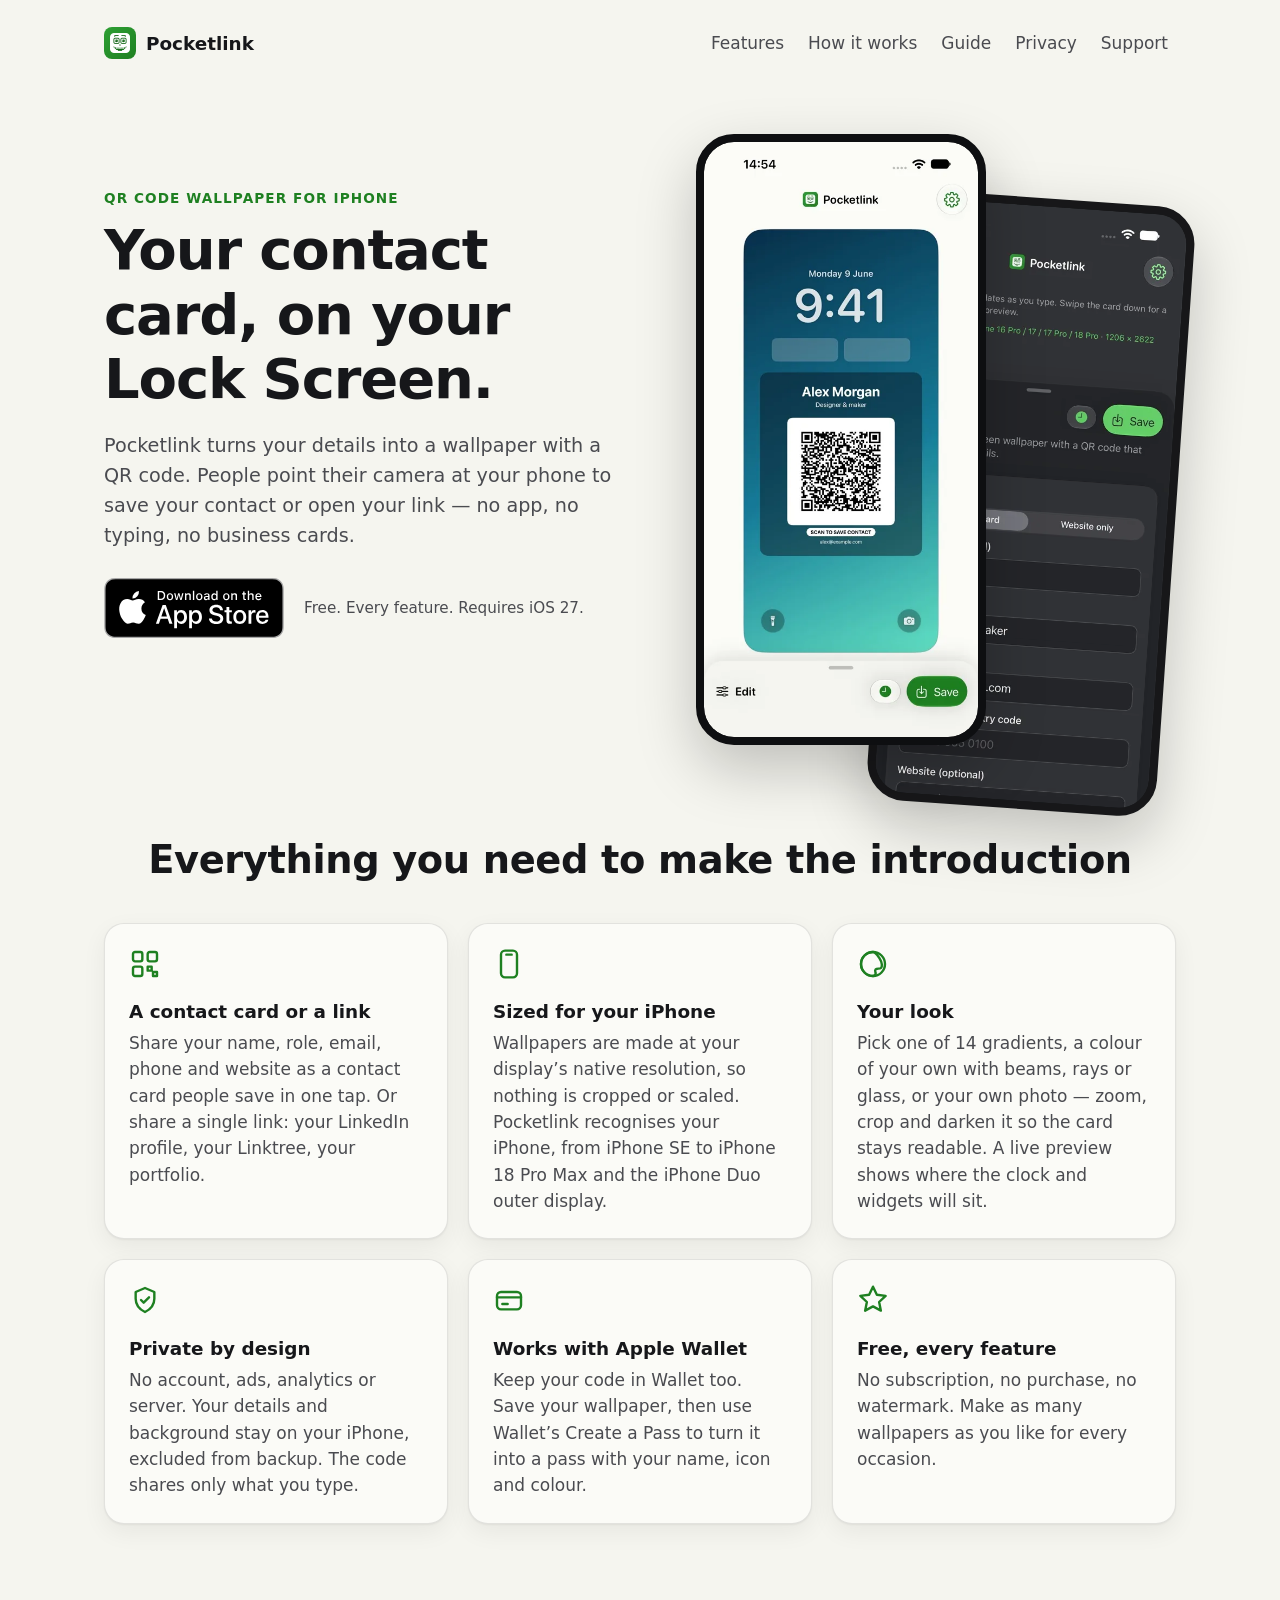
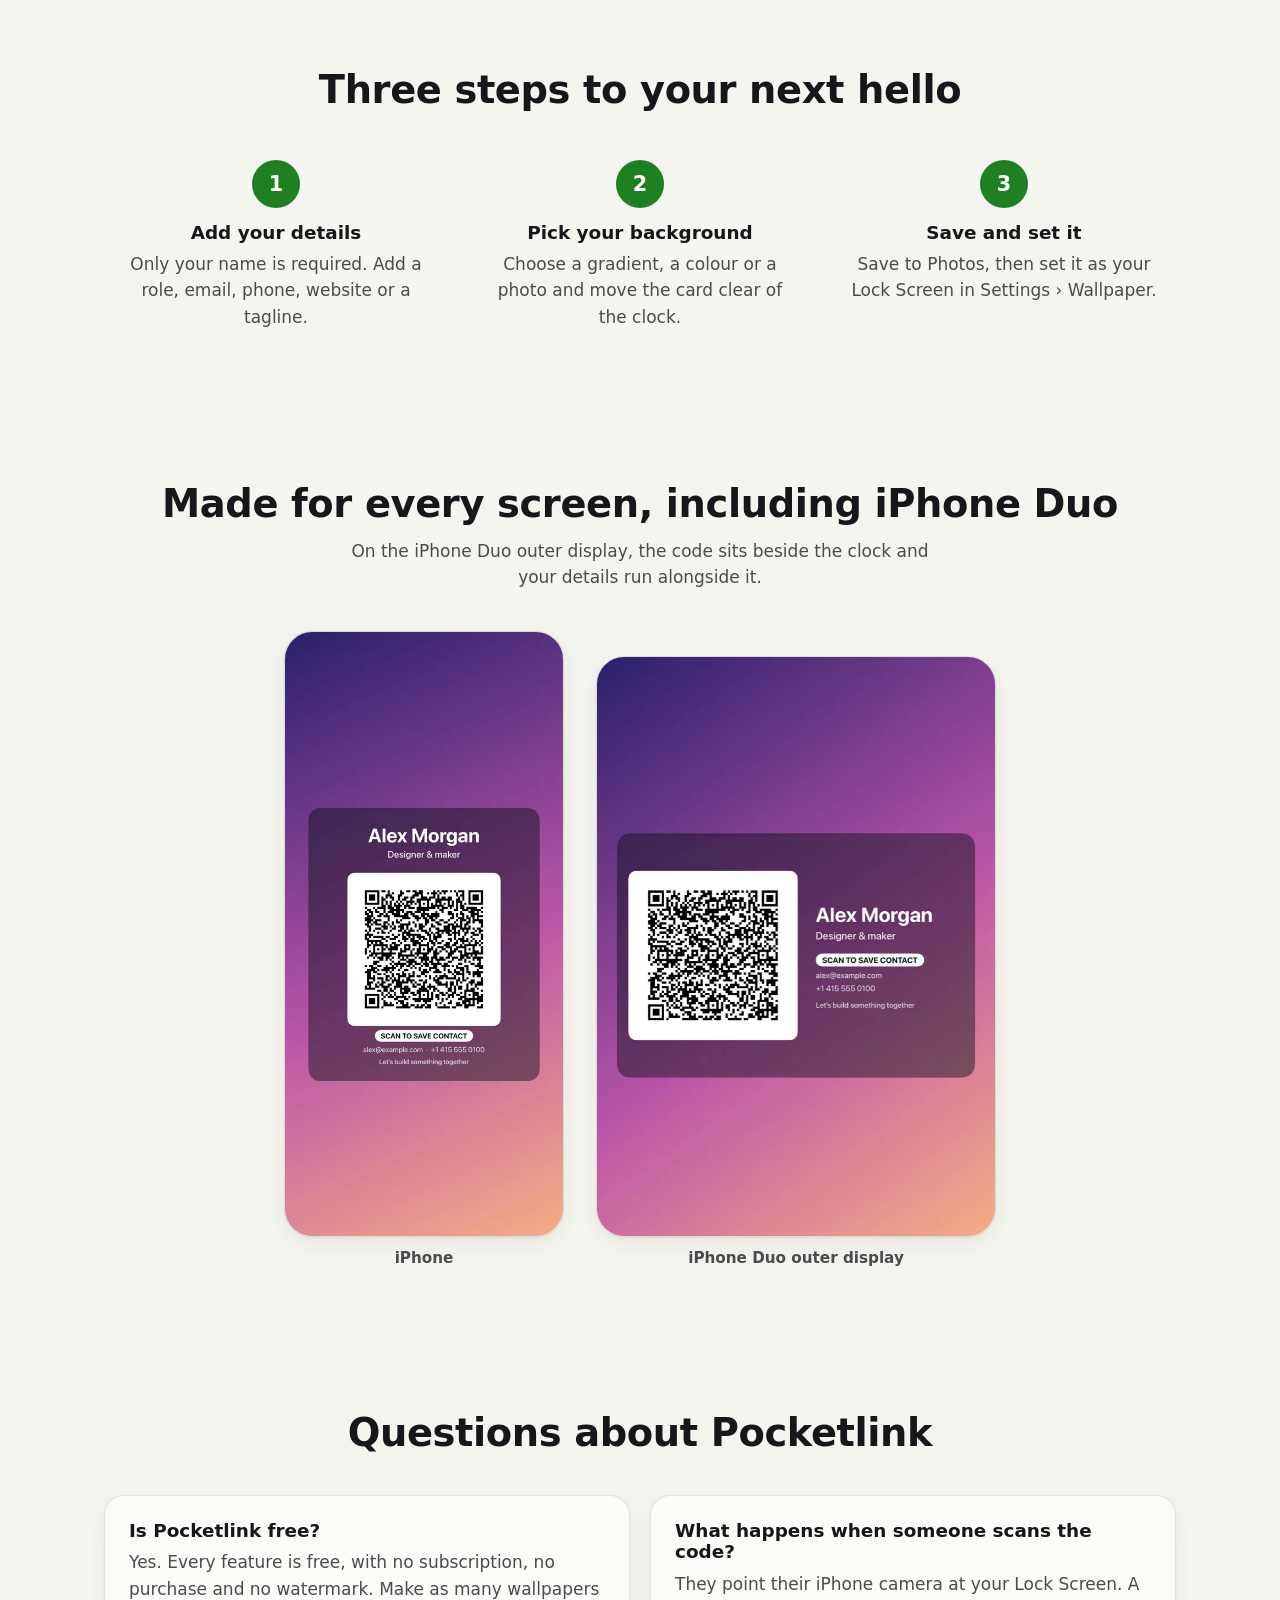
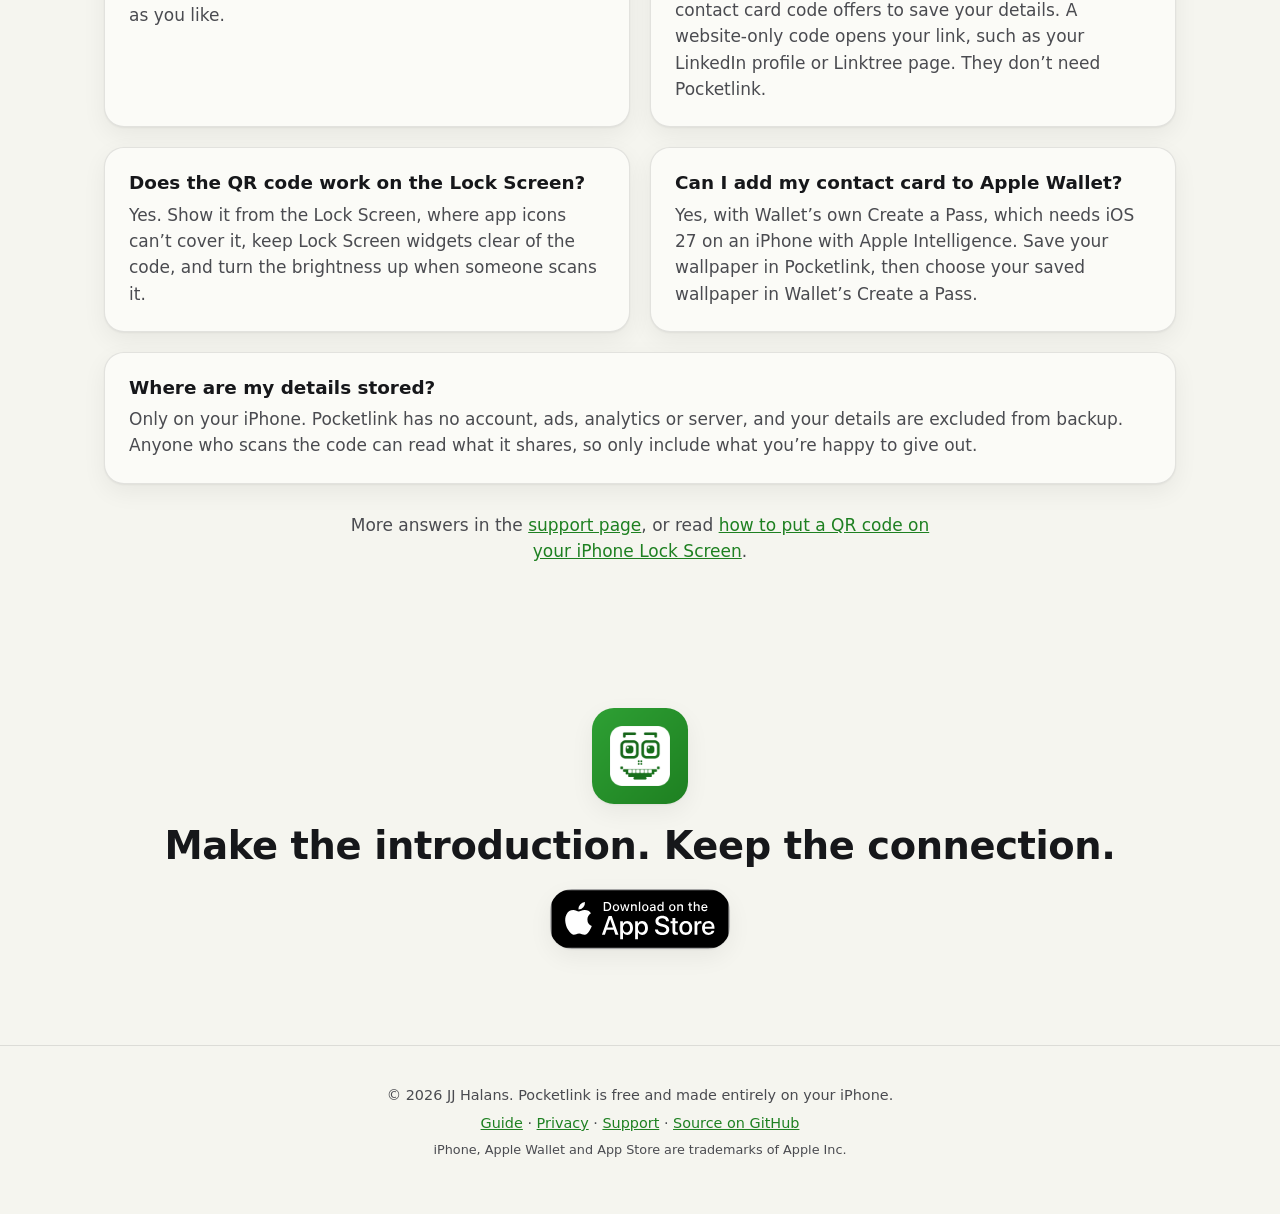
<file: index.html>
<!doctype html>
<html lang="en">
<head>
  <meta charset="utf-8">
  <meta name="viewport" content="width=device-width, initial-scale=1">
  <title>Pocketlink: QR Code Lock Screen Wallpaper for iPhone</title>
  <meta name="description" content="Pocketlink turns your contact details or a link into an iPhone wallpaper with a QR code. Free, no account, made entirely on your iPhone.">
  <link rel="canonical" href="https://halans.github.io/Pocketlink/">
  <meta name="color-scheme" content="light dark">
  <meta name="theme-color" content="#F5F5EF" media="(prefers-color-scheme: light)">
  <meta name="theme-color" content="#1C1D20" media="(prefers-color-scheme: dark)">
  <meta property="og:type" content="website">
  <meta property="og:site_name" content="Pocketlink">
  <meta property="og:title" content="Pocketlink: your contact card on your Lock Screen">
  <meta property="og:description" content="Turn your contact details into an iPhone wallpaper with a QR code. One scan saves your details. Free, no account.">
  <meta property="og:url" content="https://halans.github.io/Pocketlink/">
  <meta property="og:image" content="https://halans.github.io/Pocketlink/assets/og-image.png">
  <meta property="og:image:width" content="1200">
  <meta property="og:image:height" content="630">
  <meta property="og:image:alt" content="Pocketlink: your contact card on your Lock Screen. A wallpaper with a QR code, shown in the app on iPhone.">
  <meta name="twitter:card" content="summary_large_image">
  <link rel="icon" href="favicon.ico" sizes="48x48">
  <link rel="icon" href="assets/favicon-96.png" type="image/png" sizes="96x96">
  <link rel="apple-touch-icon" href="assets/apple-touch-icon.png">
  <meta name="apple-itunes-app" content="app-id=6835361992">
  <link rel="stylesheet" href="styles.css">
  <script>document.documentElement.classList.add("js")</script>
  <script src="nav.js" defer></script>
  <script type="application/ld+json">
{
  "@context": "https://schema.org",
  "@type": "MobileApplication",
  "name": "Pocketlink",
  "description": "Pocketlink turns your contact details or a link into an iPhone Lock Screen wallpaper with a QR code. Free, no account, made entirely on your iPhone.",
  "url": "https://halans.github.io/Pocketlink/",
  "image": "https://halans.github.io/Pocketlink/assets/icon-512.png",
  "operatingSystem": "iOS 27",
  "applicationCategory": "UtilitiesApplication",
  "downloadUrl": "https://apps.apple.com/app/pocketlink/id6835361992",
  "installUrl": "https://apps.apple.com/app/pocketlink/id6835361992",
  "screenshot": [
    "https://halans.github.io/Pocketlink/assets/app-preview-light.jpg",
    "https://halans.github.io/Pocketlink/assets/app-editor-dark.jpg",
    "https://halans.github.io/Pocketlink/assets/wallpaper-iphone.jpg"
  ],
  "offers": {
    "@type": "Offer",
    "price": "0",
    "priceCurrency": "USD"
  },
  "author": {
    "@type": "Person",
    "name": "JJ Halans"
  },
  "inLanguage": "en"
}
  </script>
  <script type="application/ld+json">
{
  "@context": "https://schema.org",
  "@type": "FAQPage",
  "mainEntity": [
    {
      "@type": "Question",
      "name": "Is Pocketlink free?",
      "acceptedAnswer": {
        "@type": "Answer",
        "text": "Yes. Every feature is free, with no subscription, no purchase and no watermark. Make as many wallpapers as you like."
      }
    },
    {
      "@type": "Question",
      "name": "What happens when someone scans the code?",
      "acceptedAnswer": {
        "@type": "Answer",
        "text": "They point their iPhone camera at your Lock Screen. A contact card code offers to save your details. A website-only code opens your link, such as your LinkedIn profile or Linktree page. They don’t need Pocketlink."
      }
    },
    {
      "@type": "Question",
      "name": "Does the QR code work on the Lock Screen?",
      "acceptedAnswer": {
        "@type": "Answer",
        "text": "Yes. Show it from the Lock Screen, where app icons can’t cover it, keep Lock Screen widgets clear of the code, and turn the brightness up when someone scans it."
      }
    },
    {
      "@type": "Question",
      "name": "Can I add my contact card to Apple Wallet?",
      "acceptedAnswer": {
        "@type": "Answer",
        "text": "Yes, with Wallet’s own Create a Pass, which needs iOS 27 on an iPhone with Apple Intelligence. Save your wallpaper in Pocketlink, then choose your saved wallpaper in Wallet’s Create a Pass."
      }
    },
    {
      "@type": "Question",
      "name": "Where are my details stored?",
      "acceptedAnswer": {
        "@type": "Answer",
        "text": "Only on your iPhone. Pocketlink has no account, ads, analytics or server, and your details are excluded from backup. Anyone who scans the code can read what it shares, so only include what you’re happy to give out."
      }
    }
  ]
}
  </script>
</head>
<body>
  <a class="skip-link" href="#main">Skip to content</a>

  <header class="site-header">
    <a class="brand" href="./" aria-label="Pocketlink home">
      <img src="assets/icon-512.png" alt="" width="32" height="32">
      <span>Pocketlink</span>
    </a>
    <button class="nav-toggle" type="button" aria-expanded="false" aria-controls="site-nav" aria-label="Open menu">
      <span aria-hidden="true"></span><span aria-hidden="true"></span><span aria-hidden="true"></span>
    </button>
    <nav id="site-nav" aria-label="Page">
      <a href="#features">Features</a>
      <a href="#how">How it works</a>
      <a href="guide.html">Guide</a>
      <a href="privacy.html">Privacy</a>
      <a href="support.html">Support</a>
    </nav>
  </header>

  <main id="main">
    <section class="hero" aria-labelledby="hero-title">
      <div class="hero-copy">
        <p class="eyebrow">QR code wallpaper for iPhone</p>
        <h1 id="hero-title">Your contact card, on your Lock Screen.</h1>
        <p class="lede">Pocketlink turns your details into a wallpaper with a QR code. People point their camera at your phone to save your contact or open your link — no app, no typing, no business cards.</p>
        <div class="cta">
          <a class="app-store-badge" href="https://apps.apple.com/app/pocketlink/id6835361992">
            <picture>
              <source srcset="assets/app-store-badge-white.svg" media="(prefers-color-scheme: dark)">
              <img src="assets/app-store-badge-black.svg" alt="Download on the App Store" width="180" height="60">
            </picture>
          </a>
          <p class="cta-note">Free. Every feature. Requires iOS 27.</p>
        </div>
      </div>
      <div class="hero-art">
        <figure class="phone phone--front">
          <picture>
            <source srcset="assets/app-preview-light.webp" type="image/webp">
            <img src="assets/app-preview-light.jpg" width="506" height="1100" fetchpriority="high"
               alt="Pocketlink showing a full preview of a purple wallpaper with Alex Morgan's name, role and a QR code, under the Lock Screen clock.">
          </picture>
        </figure>
        <figure class="phone phone--back">
          <picture>
            <source srcset="assets/app-editor-dark.webp" type="image/webp">
            <img src="assets/app-editor-dark.jpg" width="506" height="1100"
               alt="Pocketlink in dark mode: a thumbnail of the wallpaper above the Edit card, with fields for name, role and email." loading="lazy">
          </picture>
        </figure>
      </div>
    </section>

    <section id="features" class="section" aria-labelledby="features-title">
      <h2 id="features-title">Everything you need to make the introduction</h2>
      <ul class="features">
        <li class="card">
          <svg aria-hidden="true" viewBox="0 0 24 24"><rect x="3" y="3" width="7" height="7" rx="1.5"/><rect x="14" y="3" width="7" height="7" rx="1.5"/><rect x="3" y="14" width="7" height="7" rx="1.5"/><path d="M14 14h3v3h-3zM18 18h3v3h-3z"/></svg>
          <h3>A contact card or a link</h3>
          <p>Share your name, role, email, phone and website as a contact card people save in one tap. Or share a single link: your LinkedIn profile, your Linktree, your portfolio.</p>
        </li>
        <li class="card">
          <svg aria-hidden="true" viewBox="0 0 24 24"><rect x="6" y="2" width="12" height="20" rx="3"/><path d="M10 5h4"/></svg>
          <h3>Sized for your iPhone</h3>
          <p>Wallpapers are made at your display’s native resolution, so nothing is cropped or scaled. Pocketlink recognises your iPhone, from iPhone SE to iPhone 18 Pro Max and the iPhone Duo outer display.</p>
        </li>
        <li class="card">
          <svg aria-hidden="true" viewBox="0 0 24 24"><circle cx="12" cy="12" r="9"/><path d="M12 3a9 9 0 0 0 0 18c1.5 0 2-1 2-2s-1-2 0-3 3 0 4-1 1-4-1-7-3-5-5-5z"/></svg>
          <h3>Your look</h3>
          <p>Pick one of 14 gradients, a colour of your own with beams, rays or glass, or your own photo — zoom, crop and darken it so the card stays readable. A live preview shows where the clock and widgets will sit.</p>
        </li>
        <li class="card">
          <svg aria-hidden="true" viewBox="0 0 24 24"><path d="M12 3l7 3v5c0 5-3 8-7 10-4-2-7-5-7-10V6z"/><path d="M9 12l2 2 4-4"/></svg>
          <h3>Private by design</h3>
          <p>No account, ads, analytics or server. Your details and background stay on your iPhone, excluded from backup. The code shares only what you type.</p>
        </li>
        <li class="card">
          <svg aria-hidden="true" viewBox="0 0 24 24"><rect x="3" y="6" width="18" height="13" rx="3"/><path d="M3 10h18M7 15h4"/></svg>
          <h3>Works with Apple Wallet</h3>
          <p>Keep your code in Wallet too. Save your wallpaper, then use Wallet’s Create a Pass to turn it into a pass with your name, icon and colour.</p>
        </li>
        <li class="card">
          <svg aria-hidden="true" viewBox="0 0 24 24"><path d="M12 2l2.9 6.1 6.6.8-4.9 4.6 1.3 6.5L12 16.8 6.1 20l1.3-6.5L2.5 8.9l6.6-.8z"/></svg>
          <h3>Free, every feature</h3>
          <p>No subscription, no purchase, no watermark. Make as many wallpapers as you like for every occasion.</p>
        </li>
      </ul>
    </section>

    <section id="how" class="section how" aria-labelledby="how-title">
      <h2 id="how-title">Three steps to your next hello</h2>
      <ol class="steps">
        <li>
          <span class="step-number" aria-hidden="true">1</span>
          <h3>Add your details</h3>
          <p>Only your name is required. Add a role, email, phone, website or a tagline.</p>
        </li>
        <li>
          <span class="step-number" aria-hidden="true">2</span>
          <h3>Pick your background</h3>
          <p>Choose a gradient, a colour or a photo and move the card clear of the clock.</p>
        </li>
        <li>
          <span class="step-number" aria-hidden="true">3</span>
          <h3>Save and set it</h3>
          <p>Save to Photos, then set it as your Lock Screen in Settings › Wallpaper.</p>
        </li>
      </ol>
    </section>

    <section class="section showcase" aria-labelledby="showcase-title">
      <h2 id="showcase-title">Made for every screen, including iPhone Duo</h2>
      <p class="section-lede">On the iPhone Duo outer display, the code sits beside the clock and your details run alongside it.</p>
      <div class="showcase-art">
        <figure>
          <picture>
            <source srcset="assets/wallpaper-iphone.webp" type="image/webp">
            <img src="assets/wallpaper-iphone.jpg" width="506" height="1100" loading="lazy"
                 alt="A Pocketlink wallpaper for iPhone: a centred card with Alex Morgan, Designer &amp; maker, a QR code, a Scan to save contact badge and a tagline.">
          </picture>
          <figcaption>iPhone</figcaption>
        </figure>
        <figure>
          <picture>
            <source srcset="assets/wallpaper-duo.webp" type="image/webp">
            <img src="assets/wallpaper-duo.jpg" width="687" height="1000" loading="lazy"
                 alt="A Pocketlink wallpaper for the iPhone Duo outer display: the QR code on the left and the name, role and contact details on the right.">
          </picture>
          <figcaption>iPhone Duo outer display</figcaption>
        </figure>
      </div>
    </section>

    <section id="faq" class="section faq" aria-labelledby="faq-title">
      <h2 id="faq-title">Questions about Pocketlink</h2>
      <div class="faq-list">
        <div>
          <h3>Is Pocketlink free?</h3>
          <p>Yes. Every feature is free, with no subscription, no purchase and no watermark. Make as many wallpapers as you like.</p>
        </div>
        <div>
          <h3>What happens when someone scans the code?</h3>
          <p>They point their iPhone camera at your Lock Screen. A contact card code offers to save your details. A website-only code opens your link, such as your LinkedIn profile or Linktree page. They don’t need Pocketlink.</p>
        </div>
        <div>
          <h3>Does the QR code work on the Lock Screen?</h3>
          <p>Yes. Show it from the Lock Screen, where app icons can’t cover it, keep Lock Screen widgets clear of the code, and turn the brightness up when someone scans it.</p>
        </div>
        <div>
          <h3>Can I add my contact card to Apple Wallet?</h3>
          <p>Yes, with Wallet’s own Create a Pass, which needs iOS 27 on an iPhone with Apple Intelligence. Save your wallpaper in Pocketlink, then choose your saved wallpaper in Wallet’s Create a Pass.</p>
        </div>
        <div>
          <h3>Where are my details stored?</h3>
          <p>Only on your iPhone. Pocketlink has no account, ads, analytics or server, and your details are excluded from backup. Anyone who scans the code can read what it shares, so only include what you’re happy to give out.</p>
        </div>
      </div>
      <p class="section-lede">More answers in the <a href="support.html">support page</a>, or read <a href="guide.html">how to put a QR code on your iPhone Lock Screen</a>.</p>
    </section>

    <section class="section closing" aria-labelledby="closing-title">
      <img src="assets/icon-512.png" alt="" width="96" height="96" loading="lazy">
      <h2 id="closing-title">Make the introduction. Keep the connection.</h2>
      <a class="app-store-badge" href="https://apps.apple.com/app/pocketlink/id6835361992">
        <picture>
          <source srcset="assets/app-store-badge-white.svg" media="(prefers-color-scheme: dark)">
          <img src="assets/app-store-badge-black.svg" alt="Download on the App Store" width="180" height="60">
        </picture>
      </a>
    </section>
  </main>

  <footer class="site-footer">
    <p>© 2026 JJ Halans. Pocketlink is free and made entirely on your iPhone.</p>
    <p><a href="guide.html">Guide</a> · <a href="privacy.html">Privacy</a> · <a href="support.html">Support</a> · <a href="https://github.com/halans/Pocketlink">Source on GitHub</a></p>
    <p class="fine">iPhone, Apple Wallet and App Store are trademarks of Apple Inc.</p>
  </footer>
</body>
</html>
</file>
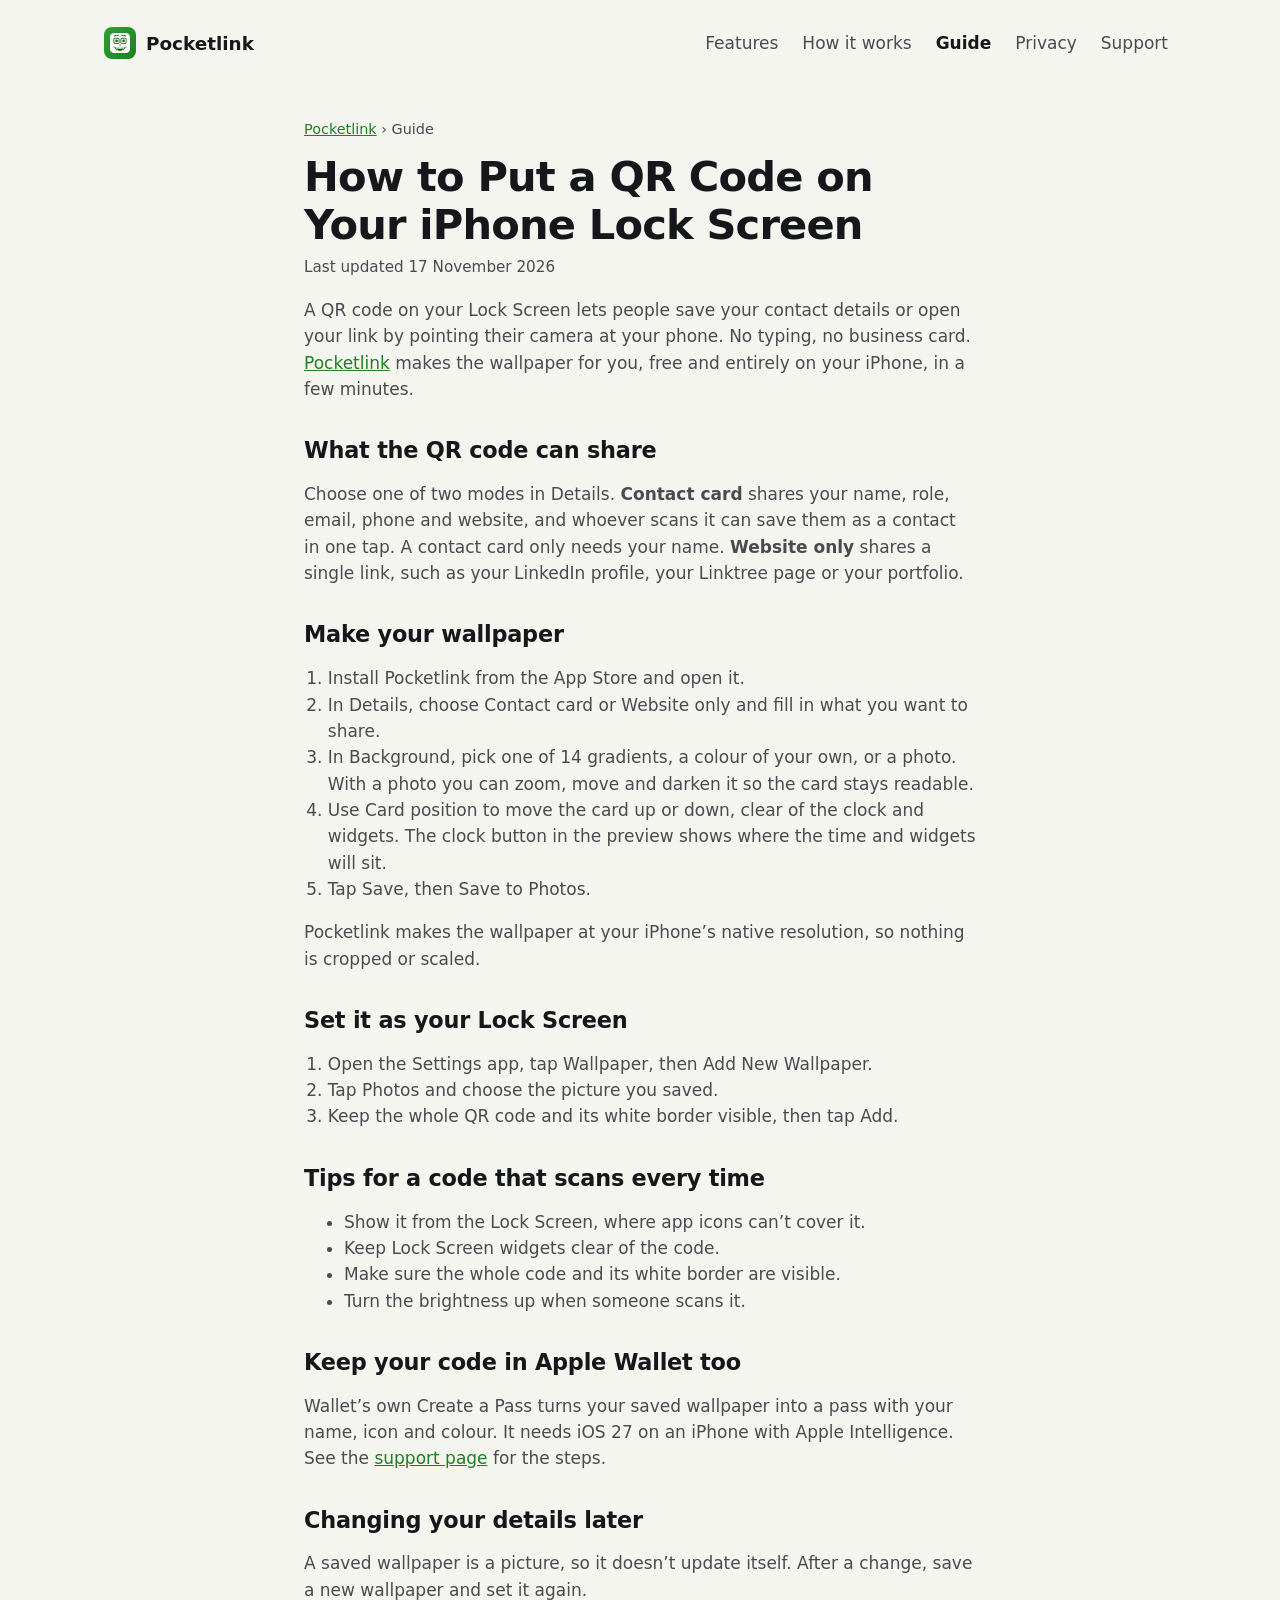
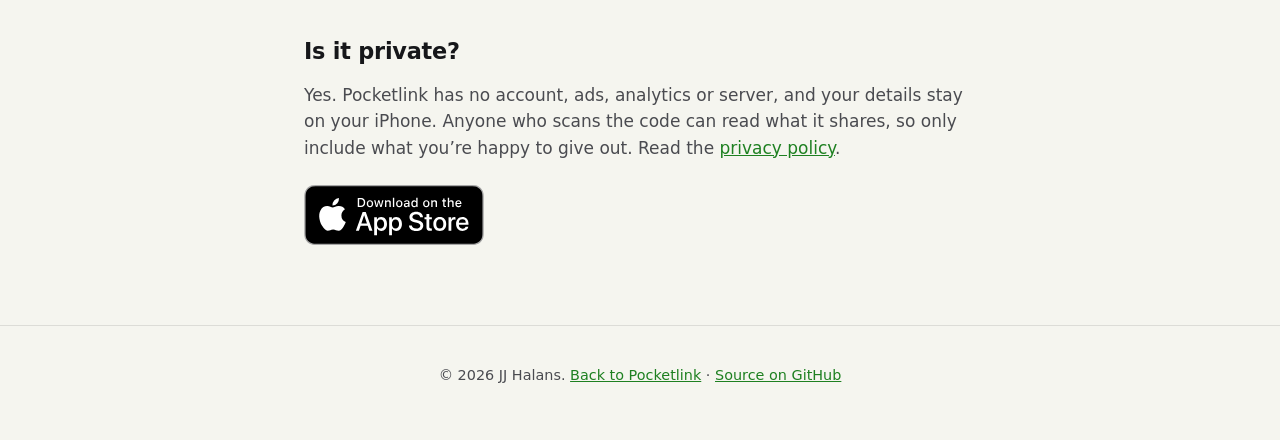
<file: guide.html>
<!doctype html>
<html lang="en">
<head>
  <meta charset="utf-8">
  <meta name="viewport" content="width=device-width, initial-scale=1">
  <title>How to Put a QR Code on Your iPhone Lock Screen · Pocketlink</title>
  <meta name="description" content="Make a Lock Screen wallpaper with a QR code that shares your contact card or link, then set it as your iPhone wallpaper. Free with Pocketlink.">
  <link rel="canonical" href="https://halans.github.io/Pocketlink/guide.html">
  <meta name="color-scheme" content="light dark">
  <meta property="og:type" content="website">
  <meta property="og:site_name" content="Pocketlink">
  <meta property="og:title" content="How to Put a QR Code on Your iPhone Lock Screen · Pocketlink">
  <meta property="og:description" content="Make a Lock Screen wallpaper with a QR code that shares your contact card or link, then set it as your iPhone wallpaper. Free with Pocketlink.">
  <meta property="og:url" content="https://halans.github.io/Pocketlink/guide.html">
  <meta property="og:image" content="https://halans.github.io/Pocketlink/assets/og-image.png">
  <meta property="og:image:width" content="1200">
  <meta property="og:image:height" content="630">
  <meta property="og:image:alt" content="Pocketlink: your contact card on your Lock Screen. A wallpaper with a QR code, shown in the app on iPhone.">
  <meta name="twitter:card" content="summary_large_image">
  <link rel="icon" href="favicon.ico" sizes="48x48">
  <link rel="icon" href="assets/favicon-96.png" type="image/png" sizes="96x96">
  <link rel="apple-touch-icon" href="assets/apple-touch-icon.png">
  <link rel="stylesheet" href="styles.css">
  <script>document.documentElement.classList.add("js")</script>
  <script src="nav.js" defer></script>
</head>
<body>
  <a class="skip-link" href="#main">Skip to content</a>

  <header class="site-header">
    <a class="brand" href="./" aria-label="Pocketlink home">
      <img src="assets/icon-512.png" alt="" width="32" height="32">
      <span>Pocketlink</span>
    </a>
    <button class="nav-toggle" type="button" aria-expanded="false" aria-controls="site-nav" aria-label="Open menu">
      <span aria-hidden="true"></span><span aria-hidden="true"></span><span aria-hidden="true"></span>
    </button>
    <nav id="site-nav" aria-label="Page">
      <a href="./#features">Features</a>
      <a href="./#how">How it works</a>
      <a href="guide.html" aria-current="page">Guide</a>
      <a href="privacy.html">Privacy</a>
      <a href="support.html">Support</a>
    </nav>
  </header>

  <main id="main" class="prose">
    <p class="breadcrumb"><a href="./">Pocketlink</a> › Guide</p>
    <h1>How to Put a QR Code on Your iPhone Lock Screen</h1>
    <p class="updated">Last updated 17 November 2026</p>

    <p>A QR code on your Lock Screen lets people save your contact details or open your link by pointing their camera at your phone. No typing, no business card. <a href="https://apps.apple.com/app/pocketlink/id6835361992">Pocketlink</a> makes the wallpaper for you, free and entirely on your iPhone, in a few minutes.</p>

    <h2>What the QR code can share</h2>
    <p>Choose one of two modes in Details. <strong>Contact card</strong> shares your name, role, email, phone and website, and whoever scans it can save them as a contact in one tap. A contact card only needs your name. <strong>Website only</strong> shares a single link, such as your LinkedIn profile, your Linktree page or your portfolio.</p>

    <h2>Make your wallpaper</h2>
    <ol>
      <li>Install Pocketlink from the App Store and open it.</li>
      <li>In Details, choose Contact card or Website only and fill in what you want to share.</li>
      <li>In Background, pick one of 14 gradients, a colour of your own, or a photo. With a photo you can zoom, move and darken it so the card stays readable.</li>
      <li>Use Card position to move the card up or down, clear of the clock and widgets. The clock button in the preview shows where the time and widgets will sit.</li>
      <li>Tap Save, then Save to Photos.</li>
    </ol>
    <p>Pocketlink makes the wallpaper at your iPhone’s native resolution, so nothing is cropped or scaled.</p>

    <h2>Set it as your Lock Screen</h2>
    <ol>
      <li>Open the Settings app, tap Wallpaper, then Add New Wallpaper.</li>
      <li>Tap Photos and choose the picture you saved.</li>
      <li>Keep the whole QR code and its white border visible, then tap Add.</li>
    </ol>

    <h2>Tips for a code that scans every time</h2>
    <ul>
      <li>Show it from the Lock Screen, where app icons can’t cover it.</li>
      <li>Keep Lock Screen widgets clear of the code.</li>
      <li>Make sure the whole code and its white border are visible.</li>
      <li>Turn the brightness up when someone scans it.</li>
    </ul>

    <h2>Keep your code in Apple Wallet too</h2>
    <p>Wallet’s own Create a Pass turns your saved wallpaper into a pass with your name, icon and colour. It needs iOS 27 on an iPhone with Apple Intelligence. See the <a href="support.html">support page</a> for the steps.</p>

    <h2>Changing your details later</h2>
    <p>A saved wallpaper is a picture, so it doesn’t update itself. After a change, save a new wallpaper and set it again.</p>

    <h2>Is it private?</h2>
    <p>Yes. Pocketlink has no account, ads, analytics or server, and your details stay on your iPhone. Anyone who scans the code can read what it shares, so only include what you’re happy to give out. Read the <a href="privacy.html">privacy policy</a>.</p>

    <div class="cta">
      <a class="app-store-badge" href="https://apps.apple.com/app/pocketlink/id6835361992">
        <picture>
          <source srcset="assets/app-store-badge-white.svg" media="(prefers-color-scheme: dark)">
          <img src="assets/app-store-badge-black.svg" alt="Download on the App Store" width="180" height="60">
        </picture>
      </a>
    </div>
  </main>

  <footer class="site-footer">
    <p>© 2026 JJ Halans. <a href="./">Back to Pocketlink</a> · <a href="https://github.com/halans/Pocketlink">Source on GitHub</a></p>
  </footer>
</body>
</html>
</file>
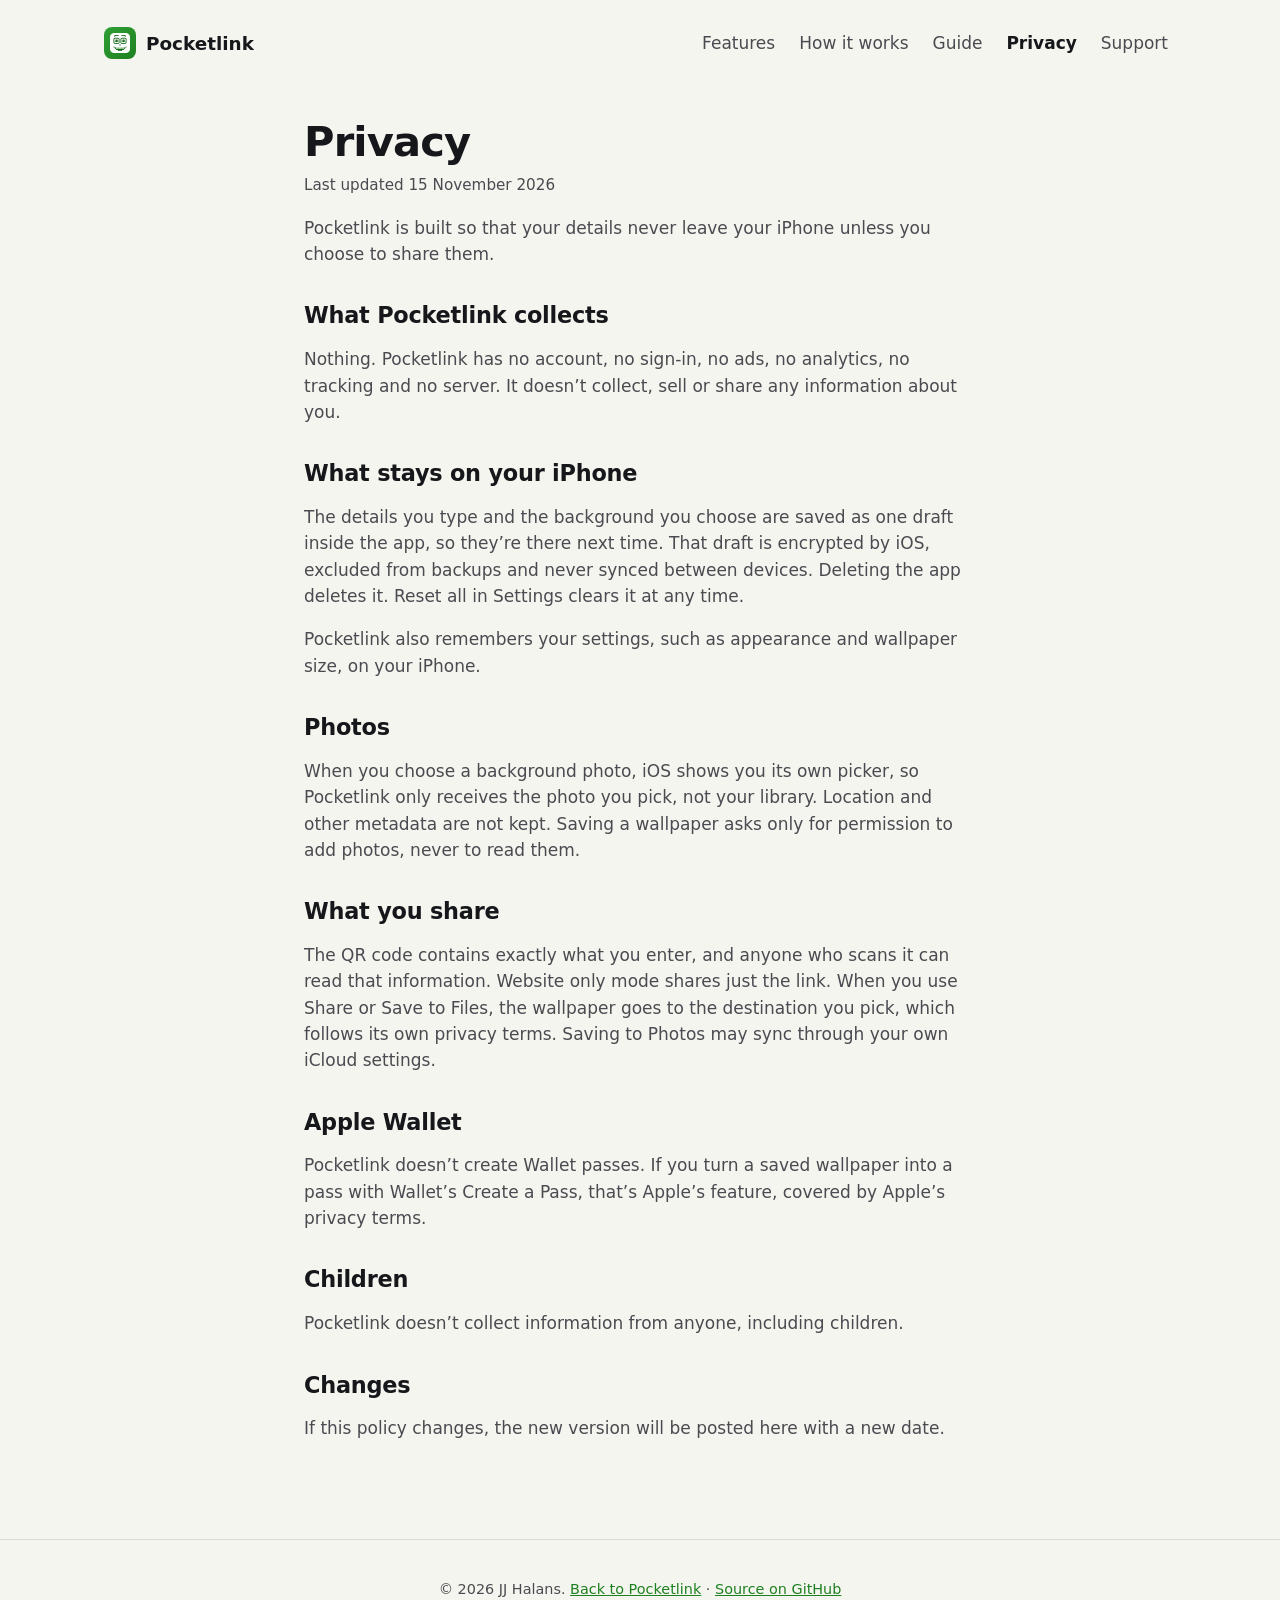
<file: privacy.html>
<!doctype html>
<html lang="en">
<head>
  <meta charset="utf-8">
  <meta name="viewport" content="width=device-width, initial-scale=1">
  <title>Privacy · Pocketlink</title>
  <meta name="description" content="Pocketlink's privacy policy: no account, no analytics, no server. Your details stay on your iPhone.">
  <link rel="canonical" href="https://halans.github.io/Pocketlink/privacy.html">
  <meta name="color-scheme" content="light dark">
  <meta property="og:type" content="website">
  <meta property="og:site_name" content="Pocketlink">
  <meta property="og:title" content="Privacy · Pocketlink">
  <meta property="og:description" content="Pocketlink's privacy policy: no account, no analytics, no server. Your details stay on your iPhone.">
  <meta property="og:url" content="https://halans.github.io/Pocketlink/privacy.html">
  <meta property="og:image" content="https://halans.github.io/Pocketlink/assets/og-image.png">
  <meta property="og:image:width" content="1200">
  <meta property="og:image:height" content="630">
  <meta property="og:image:alt" content="Pocketlink: your contact card on your Lock Screen. A wallpaper with a QR code, shown in the app on iPhone.">
  <meta name="twitter:card" content="summary_large_image">
  <link rel="icon" href="favicon.ico" sizes="48x48">
  <link rel="icon" href="assets/favicon-96.png" type="image/png" sizes="96x96">
  <link rel="apple-touch-icon" href="assets/apple-touch-icon.png">
  <link rel="stylesheet" href="styles.css">
  <script>document.documentElement.classList.add("js")</script>
  <script src="nav.js" defer></script>
</head>
<body>
  <a class="skip-link" href="#main">Skip to content</a>

  <header class="site-header">
    <a class="brand" href="./" aria-label="Pocketlink home">
      <img src="assets/icon-512.png" alt="" width="32" height="32">
      <span>Pocketlink</span>
    </a>
    <button class="nav-toggle" type="button" aria-expanded="false" aria-controls="site-nav" aria-label="Open menu">
      <span aria-hidden="true"></span><span aria-hidden="true"></span><span aria-hidden="true"></span>
    </button>
    <nav id="site-nav" aria-label="Page">
      <a href="./#features">Features</a>
      <a href="./#how">How it works</a>
      <a href="guide.html">Guide</a>
      <a href="privacy.html" aria-current="page">Privacy</a>
      <a href="support.html">Support</a>
    </nav>
  </header>

  <main id="main" class="prose">
    <h1>Privacy</h1>
    <p class="updated">Last updated 15 November 2026</p>

    <p>Pocketlink is built so that your details never leave your iPhone unless you choose to share them.</p>

    <h2>What Pocketlink collects</h2>
    <p>Nothing. Pocketlink has no account, no sign-in, no ads, no analytics, no tracking and no server. It doesn’t collect, sell or share any information about you.</p>

    <h2>What stays on your iPhone</h2>
    <p>The details you type and the background you choose are saved as one draft inside the app, so they’re there next time. That draft is encrypted by iOS, excluded from backups and never synced between devices. Deleting the app deletes it. Reset all in Settings clears it at any time.</p>
    <p>Pocketlink also remembers your settings, such as appearance and wallpaper size, on your iPhone.</p>

    <h2>Photos</h2>
    <p>When you choose a background photo, iOS shows you its own picker, so Pocketlink only receives the photo you pick, not your library. Location and other metadata are not kept. Saving a wallpaper asks only for permission to add photos, never to read them.</p>

    <h2>What you share</h2>
    <p>The QR code contains exactly what you enter, and anyone who scans it can read that information. Website only mode shares just the link. When you use Share or Save to Files, the wallpaper goes to the destination you pick, which follows its own privacy terms. Saving to Photos may sync through your own iCloud settings.</p>

    <h2>Apple Wallet</h2>
    <p>Pocketlink doesn’t create Wallet passes. If you turn a saved wallpaper into a pass with Wallet’s Create a Pass, that’s Apple’s feature, covered by Apple’s privacy terms.</p>

    <h2>Children</h2>
    <p>Pocketlink doesn’t collect information from anyone, including children.</p>

    <h2>Changes</h2>
    <p>If this policy changes, the new version will be posted here with a new date.</p>
  </main>

  <footer class="site-footer">
    <p>© 2026 JJ Halans. <a href="./">Back to Pocketlink</a> · <a href="https://github.com/halans/Pocketlink">Source on GitHub</a></p>
  </footer>
</body>
</html>
</file>
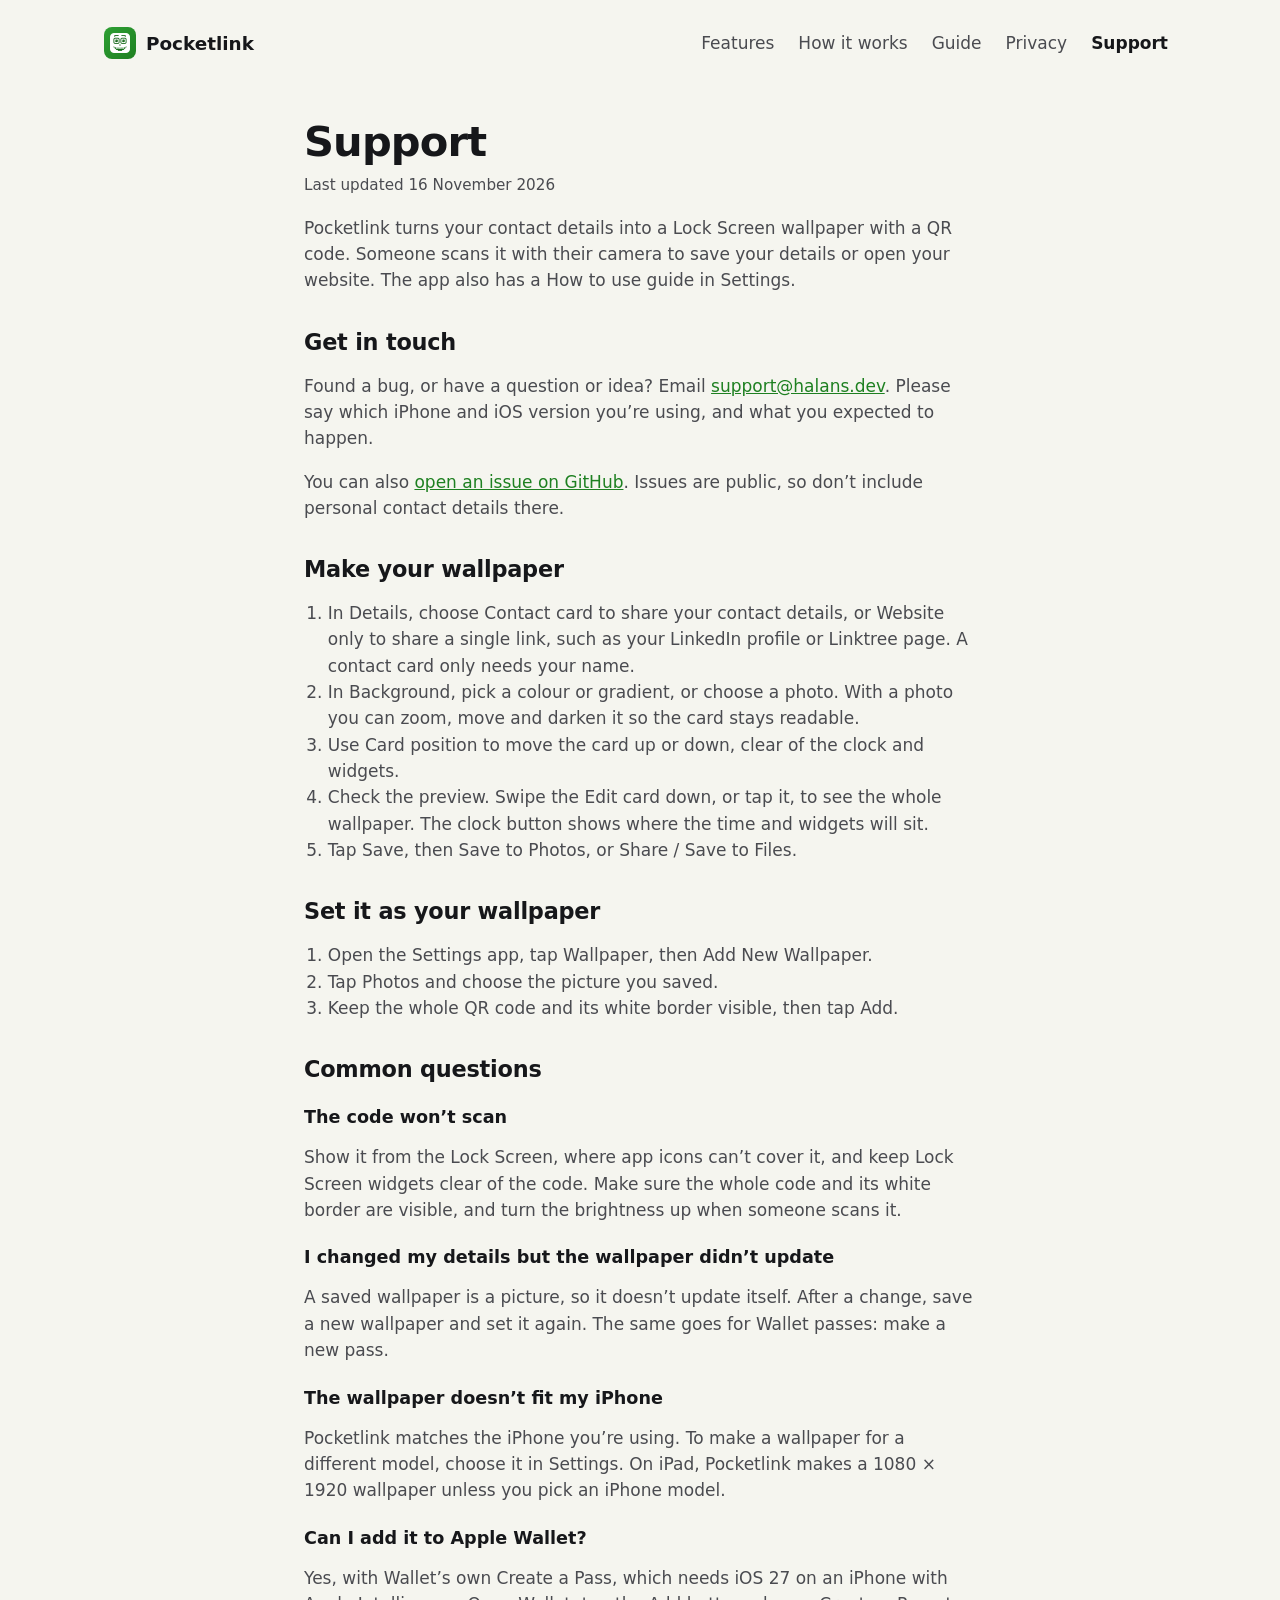
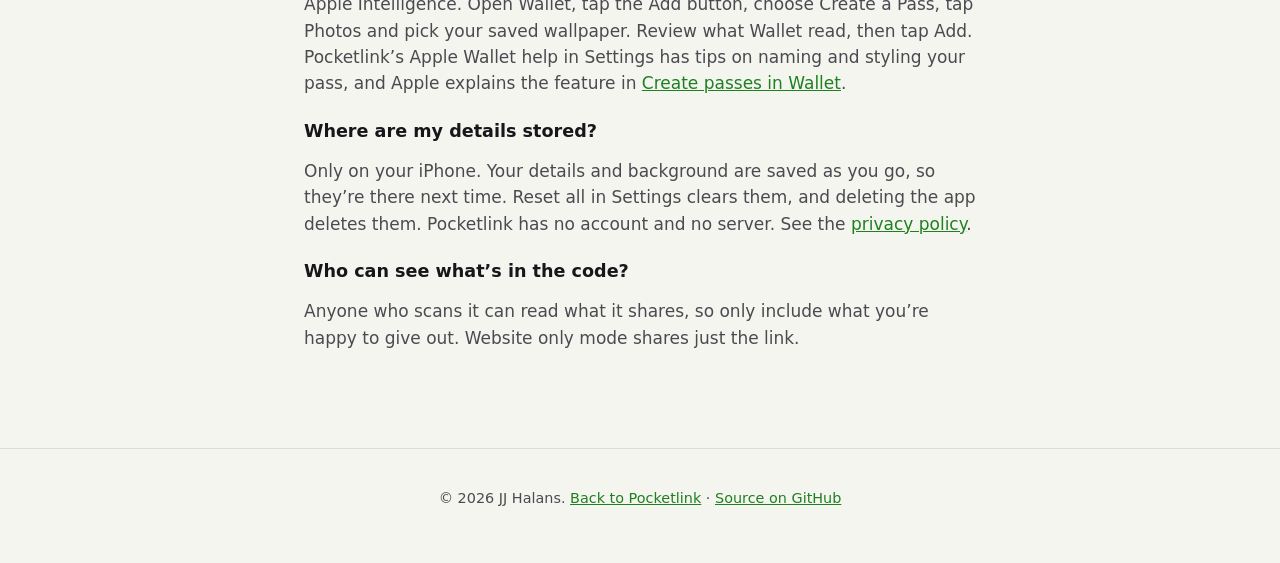
<file: support.html>
<!doctype html>
<html lang="en">
<head>
  <meta charset="utf-8">
  <meta name="viewport" content="width=device-width, initial-scale=1">
  <title>Pocketlink Support: Help, FAQ and Contact</title>
  <meta name="description" content="Help with Pocketlink: making your QR code wallpaper, setting it on your Lock Screen, Apple Wallet passes, and how to get in touch.">
  <link rel="canonical" href="https://halans.github.io/Pocketlink/support.html">
  <meta name="color-scheme" content="light dark">
  <meta property="og:type" content="website">
  <meta property="og:site_name" content="Pocketlink">
  <meta property="og:title" content="Pocketlink Support: Help, FAQ and Contact">
  <meta property="og:description" content="Help with Pocketlink: making your QR code wallpaper, setting it on your Lock Screen, Apple Wallet passes, and how to get in touch.">
  <meta property="og:url" content="https://halans.github.io/Pocketlink/support.html">
  <meta property="og:image" content="https://halans.github.io/Pocketlink/assets/og-image.png">
  <meta property="og:image:width" content="1200">
  <meta property="og:image:height" content="630">
  <meta property="og:image:alt" content="Pocketlink: your contact card on your Lock Screen. A wallpaper with a QR code, shown in the app on iPhone.">
  <meta name="twitter:card" content="summary_large_image">
  <link rel="icon" href="favicon.ico" sizes="48x48">
  <link rel="icon" href="assets/favicon-96.png" type="image/png" sizes="96x96">
  <link rel="apple-touch-icon" href="assets/apple-touch-icon.png">
  <link rel="stylesheet" href="styles.css">
  <script>document.documentElement.classList.add("js")</script>
  <script src="nav.js" defer></script>
  <script type="application/ld+json">
{
  "@context": "https://schema.org",
  "@type": "FAQPage",
  "mainEntity": [
    {
      "@type": "Question",
      "name": "The code won’t scan",
      "acceptedAnswer": {
        "@type": "Answer",
        "text": "Show it from the Lock Screen, where app icons can’t cover it, and keep Lock Screen widgets clear of the code. Make sure the whole code and its white border are visible, and turn the brightness up when someone scans it."
      }
    },
    {
      "@type": "Question",
      "name": "I changed my details but the wallpaper didn’t update",
      "acceptedAnswer": {
        "@type": "Answer",
        "text": "A saved wallpaper is a picture, so it doesn’t update itself. After a change, save a new wallpaper and set it again. The same goes for Wallet passes: make a new pass."
      }
    },
    {
      "@type": "Question",
      "name": "The wallpaper doesn’t fit my iPhone",
      "acceptedAnswer": {
        "@type": "Answer",
        "text": "Pocketlink matches the iPhone you’re using. To make a wallpaper for a different model, choose it in Settings. On iPad, Pocketlink makes a 1080 × 1920 wallpaper unless you pick an iPhone model."
      }
    },
    {
      "@type": "Question",
      "name": "Can I add it to Apple Wallet?",
      "acceptedAnswer": {
        "@type": "Answer",
        "text": "Yes, with Wallet’s own Create a Pass, which needs iOS 27 on an iPhone with Apple Intelligence. Open Wallet, tap the Add button, choose Create a Pass, tap Photos and pick your saved wallpaper. Review what Wallet read, then tap Add."
      }
    },
    {
      "@type": "Question",
      "name": "Where are my details stored?",
      "acceptedAnswer": {
        "@type": "Answer",
        "text": "Only on your iPhone. Your details and background are saved as you go, so they’re there next time. Reset all in Settings clears them, and deleting the app deletes them. Pocketlink has no account and no server."
      }
    },
    {
      "@type": "Question",
      "name": "Who can see what’s in the code?",
      "acceptedAnswer": {
        "@type": "Answer",
        "text": "Anyone who scans it can read what it shares, so only include what you’re happy to give out. Website only mode shares just the link."
      }
    }
  ]
}
  </script>
</head>
<body>
  <a class="skip-link" href="#main">Skip to content</a>

  <header class="site-header">
    <a class="brand" href="./" aria-label="Pocketlink home">
      <img src="assets/icon-512.png" alt="" width="32" height="32">
      <span>Pocketlink</span>
    </a>
    <button class="nav-toggle" type="button" aria-expanded="false" aria-controls="site-nav" aria-label="Open menu">
      <span aria-hidden="true"></span><span aria-hidden="true"></span><span aria-hidden="true"></span>
    </button>
    <nav id="site-nav" aria-label="Page">
      <a href="./#features">Features</a>
      <a href="./#how">How it works</a>
      <a href="guide.html">Guide</a>
      <a href="privacy.html">Privacy</a>
      <a href="support.html" aria-current="page">Support</a>
    </nav>
  </header>

  <main id="main" class="prose">
    <h1>Support</h1>
    <p class="updated">Last updated 16 November 2026</p>

    <p>Pocketlink turns your contact details into a Lock Screen wallpaper with a QR code. Someone scans it with their camera to save your details or open your website. The app also has a How to use guide in Settings.</p>

    <h2>Get in touch</h2>
    <p>Found a bug, or have a question or idea? Email <a href="mailto:support@halans.dev?subject=Pocketlink%20support">support@halans.dev</a>. Please say which iPhone and iOS version you’re using, and what you expected to happen.</p>
    <p>You can also <a href="https://github.com/halans/Pocketlink/issues">open an issue on GitHub</a>. Issues are public, so don’t include personal contact details there.</p>

    <h2>Make your wallpaper</h2>
    <ol>
      <li>In Details, choose Contact card to share your contact details, or Website only to share a single link, such as your LinkedIn profile or Linktree page. A contact card only needs your name.</li>
      <li>In Background, pick a colour or gradient, or choose a photo. With a photo you can zoom, move and darken it so the card stays readable.</li>
      <li>Use Card position to move the card up or down, clear of the clock and widgets.</li>
      <li>Check the preview. Swipe the Edit card down, or tap it, to see the whole wallpaper. The clock button shows where the time and widgets will sit.</li>
      <li>Tap Save, then Save to Photos, or Share / Save to Files.</li>
    </ol>

    <h2>Set it as your wallpaper</h2>
    <ol>
      <li>Open the Settings app, tap Wallpaper, then Add New Wallpaper.</li>
      <li>Tap Photos and choose the picture you saved.</li>
      <li>Keep the whole QR code and its white border visible, then tap Add.</li>
    </ol>

    <h2>Common questions</h2>

    <h3>The code won’t scan</h3>
    <p>Show it from the Lock Screen, where app icons can’t cover it, and keep Lock Screen widgets clear of the code. Make sure the whole code and its white border are visible, and turn the brightness up when someone scans it.</p>

    <h3>I changed my details but the wallpaper didn’t update</h3>
    <p>A saved wallpaper is a picture, so it doesn’t update itself. After a change, save a new wallpaper and set it again. The same goes for Wallet passes: make a new pass.</p>

    <h3>The wallpaper doesn’t fit my iPhone</h3>
    <p>Pocketlink matches the iPhone you’re using. To make a wallpaper for a different model, choose it in Settings. On iPad, Pocketlink makes a 1080 × 1920 wallpaper unless you pick an iPhone model.</p>

    <h3>Can I add it to Apple Wallet?</h3>
    <p>Yes, with Wallet’s own Create a Pass, which needs iOS 27 on an iPhone with Apple Intelligence. Open Wallet, tap the Add button, choose Create a Pass, tap Photos and pick your saved wallpaper. Review what Wallet read, then tap Add. Pocketlink’s Apple Wallet help in Settings has tips on naming and styling your pass, and Apple explains the feature in <a href="https://support.apple.com/guide/iphone/create-passes-el8l5r9jnhyv/ios">Create passes in Wallet</a>.</p>

    <h3>Where are my details stored?</h3>
    <p>Only on your iPhone. Your details and background are saved as you go, so they’re there next time. Reset all in Settings clears them, and deleting the app deletes them. Pocketlink has no account and no server. See the <a href="privacy.html">privacy policy</a>.</p>

    <h3>Who can see what’s in the code?</h3>
    <p>Anyone who scans it can read what it shares, so only include what you’re happy to give out. Website only mode shares just the link.</p>
  </main>

  <footer class="site-footer">
    <p>© 2026 JJ Halans. <a href="./">Back to Pocketlink</a> · <a href="https://github.com/halans/Pocketlink">Source on GitHub</a></p>
  </footer>
</body>
</html>
</file>
<file: styles.css>
/* Pocketlink landing page. Colours match the app's asset catalog, including its measured contrast:
   accent #1E8021 is 4.6:1 on the light page, #5BCB5F is 8.2:1 on charcoal. */
:root {
  --accent: #1E8021;
  --on-accent: #FFFFFF;
  --page: #F5F5EF;
  --surface: #FBFBF7;
  --text: #16171A;
  --text-secondary: #4A4B50;   /* 8.0:1 on the page */
  --hairline: rgba(0, 0, 0, 0.10);
  --shadow: 0 1px 2px rgba(0, 0, 0, 0.05), 0 8px 24px rgba(0, 0, 0, 0.06);
  --radius-small: 10px;
  --radius-medium: 14px;
  --radius-large: 20px;
  --radius-xlarge: 28px;
  --rounded: ui-rounded, "SF Pro Rounded", system-ui, -apple-system, "Segoe UI", sans-serif;
  --body: system-ui, -apple-system, "Segoe UI", Roboto, sans-serif;
  color-scheme: light dark;
}

@media (prefers-color-scheme: dark) {
  :root {
    --accent: #5BCB5F;
    --on-accent: #1C1D20;
    --page: #1C1D20;
    --surface: #2A2B2F;
    --text: #F2F2F4;
    --text-secondary: #B4B5BB;   /* 8.2:1 on charcoal */
    --hairline: rgba(255, 255, 255, 0.10);
    --shadow: 0 1px 2px rgba(0, 0, 0, 0.3), 0 8px 24px rgba(0, 0, 0, 0.3);
  }
}

*, *::before, *::after { box-sizing: border-box; }

html { scroll-behavior: smooth; }
@media (prefers-reduced-motion: reduce) { html { scroll-behavior: auto; } }

/* The tilted hero phone pokes past the edge on narrow screens; never let it widen the page. */
html, body { overflow-x: clip; }

body {
  margin: 0;
  background: var(--page);
  color: var(--text);
  font: 17px/1.55 var(--body);
  -webkit-font-smoothing: antialiased;
}

img { max-width: 100%; height: auto; display: block; }
picture { display: block; }

a { color: var(--accent); }
a:focus-visible, .skip-link:focus-visible {
  outline: 3px solid var(--accent);
  outline-offset: 3px;
  border-radius: 4px;
}

.skip-link {
  position: absolute; left: 16px; top: -48px;
  background: var(--surface); color: var(--text);
  padding: 8px 16px; border-radius: var(--radius-small);
  z-index: 10;
}
.skip-link:focus { top: 16px; }

h1, h2, h3 { font-family: var(--rounded); line-height: 1.15; margin: 0; }
h1 { font-size: clamp(2.25rem, 5vw, 3.5rem); font-weight: 800; letter-spacing: -0.02em; }
h2 { font-size: clamp(1.75rem, 3.2vw, 2.4rem); font-weight: 750; letter-spacing: -0.01em; text-align: center; }
h3 { font-size: 1.15rem; font-weight: 700; }

/* Header */
.site-header {
  display: flex; align-items: center; justify-content: space-between; gap: 16px;
  max-width: 1120px; margin: 0 auto; padding: 20px 24px;
}
.brand {
  display: inline-flex; align-items: center; gap: 10px;
  color: var(--text); text-decoration: none;
  font: 700 1.15rem var(--rounded);
}
.brand img { border-radius: 8px; }
.site-header nav { display: flex; flex-wrap: wrap; gap: 0 8px; }
.site-header nav a {
  color: var(--text-secondary); text-decoration: none; font-weight: 500;
  padding: 10px 8px; /* 44px-tall tap targets */
}
.site-header nav a:hover, .site-header nav a[aria-current="page"] { color: var(--text); }
.site-header nav a[aria-current="page"] { font-weight: 700; }
/* Menu button: phones only, and only when JavaScript can run it. */
.nav-toggle {
  display: none; position: relative; width: 44px; height: 44px; padding: 0; margin-right: -10px;
  background: none; border: 0; border-radius: var(--radius-small); color: var(--text); cursor: pointer;
}
.nav-toggle:focus-visible { outline: 3px solid var(--accent); outline-offset: 2px; }
.nav-toggle span {
  position: absolute; left: 11px; width: 22px; height: 2px; border-radius: 1px; background: currentColor;
  transition: transform 0.2s ease, opacity 0.2s ease;
}
.nav-toggle span:nth-child(1) { top: 14px; }
.nav-toggle span:nth-child(2) { top: 21px; }
.nav-toggle span:nth-child(3) { top: 28px; }
.nav-toggle[aria-expanded="true"] span:nth-child(1) { transform: translateY(7px) rotate(45deg); }
.nav-toggle[aria-expanded="true"] span:nth-child(2) { opacity: 0; }
.nav-toggle[aria-expanded="true"] span:nth-child(3) { transform: translateY(-7px) rotate(-45deg); }
@media (prefers-reduced-motion: reduce) { .nav-toggle span { transition: none; } }

@media (max-width: 700px) {
  .site-header { flex-wrap: wrap; padding: 12px 16px; gap: 0 16px; }
  .site-header nav { flex-basis: 100%; margin: 0 -6px; gap: 0; }
  .site-header nav a { padding: 10px 6px; font-size: 0.9rem; }   /* no-JS fallback: links in a row */

  .js .nav-toggle { display: block; }
  .js .site-header nav { display: none; flex-direction: column; margin: 8px 0 0; }
  .js .site-header.is-open nav { display: flex; }
  .js .site-header nav a {
    padding: 14px 4px; font-size: 1.05rem; border-top: 0.5px solid var(--hairline);
  }
}

/* Hero */
.hero {
  display: grid; grid-template-columns: 1.05fr 1fr; align-items: center; gap: 48px;
  max-width: 1120px; margin: 0 auto; padding: 48px 24px 72px;
}
.eyebrow {
  font: 700 0.85rem var(--rounded); letter-spacing: 0.08em; text-transform: uppercase;
  color: var(--accent); margin: 0 0 12px;
}
.lede { font-size: 1.2rem; color: var(--text-secondary); margin: 20px 0 28px; max-width: 34em; }
.cta { display: flex; flex-wrap: wrap; align-items: center; gap: 12px 20px; }
.cta-note { margin: 0; color: var(--text-secondary); font-size: 0.95rem; }

.app-store-badge { display: inline-block; line-height: 0; border-radius: 12px; }
.app-store-badge img { display: block; width: 180px; height: 60px; }
.app-store-badge:focus-visible { outline: 3px solid var(--accent); outline-offset: 4px; }

.hero-art { position: relative; min-height: 560px; }
.phone {
  margin: 0; position: absolute; width: 58%;
  border-radius: 38px; overflow: hidden;
  border: 8px solid #0E0F11;
  box-shadow: 0 24px 60px rgba(0, 0, 0, 0.22);
  background: #0E0F11;
}
.phone img { border-radius: 30px; }
.phone--front { left: 4%; top: 0; z-index: 2; }
.phone--back { right: 0; top: 64px; transform: rotate(4deg); opacity: 0.96; }

/* Sections */
.section { max-width: 1120px; margin: 0 auto; padding: 72px 24px; }
.section-lede { text-align: center; color: var(--text-secondary); margin: 12px auto 0; max-width: 36em; }

.features {
  list-style: none; margin: 40px 0 0; padding: 0;
  display: grid; grid-template-columns: repeat(3, 1fr); gap: 20px;
}
.card {
  background: var(--surface);
  border: 0.5px solid var(--hairline);
  border-radius: var(--radius-large);
  box-shadow: var(--shadow);
  padding: 24px;
}
.card svg {
  width: 32px; height: 32px; margin-bottom: 14px;
  fill: none; stroke: var(--accent); stroke-width: 1.8; stroke-linecap: round; stroke-linejoin: round;
}
.card p { color: var(--text-secondary); margin: 8px 0 0; }

.how { text-align: center; }
.steps {
  list-style: none; margin: 40px 0 0; padding: 0;
  display: grid; grid-template-columns: repeat(3, 1fr); gap: 20px; counter-reset: none;
}
.steps li { padding: 8px 16px; }
.step-number {
  display: inline-grid; place-items: center;
  width: 48px; height: 48px; border-radius: 50%;
  background: var(--accent); color: var(--on-accent);
  font: 800 1.3rem var(--rounded); margin-bottom: 14px;
}
.steps p { color: var(--text-secondary); margin: 8px auto 0; max-width: 22em; }

.showcase-art {
  display: flex; justify-content: center; align-items: flex-end; gap: 32px; flex-wrap: wrap;
  margin-top: 40px;
}
.showcase-art figure { margin: 0; text-align: center; }
.showcase-art img {
  border-radius: var(--radius-xlarge);
  box-shadow: var(--shadow);
  border: 0.5px solid var(--hairline);
}
.showcase-art figure:first-child img { width: 280px; }
.showcase-art figure:last-child img { width: 400px; }
.showcase-art figcaption { margin-top: 12px; color: var(--text-secondary); font: 600 0.95rem var(--rounded); }

.faq-list { display: grid; grid-template-columns: repeat(2, 1fr); gap: 20px; margin-top: 40px; }
.faq-list > div {
  background: var(--surface); border: 0.5px solid var(--hairline);
  border-radius: var(--radius-large); box-shadow: var(--shadow); padding: 24px;
}
.faq-list > div:last-child:nth-child(odd) { grid-column: 1 / -1; }
.faq-list p { color: var(--text-secondary); margin: 8px 0 0; }
.faq .section-lede { margin-top: 28px; }
@media (max-width: 700px) { .faq-list { grid-template-columns: 1fr; } }

.closing { text-align: center; display: grid; justify-items: center; gap: 20px; padding-bottom: 96px; }
.closing img { border-radius: 22px; box-shadow: var(--shadow); }

/* Footer */
.site-footer {
  border-top: 0.5px solid var(--hairline);
  text-align: center; color: var(--text-secondary); font-size: 0.9rem;
  padding: 32px 24px 48px;
}
.site-footer p { margin: 6px 0; }
.site-footer .fine { font-size: 0.8rem; }

/* Gentle entrance, only when motion is welcome. Movement only, never opacity, so the content is
   visible even where animations don't run. */
@media (prefers-reduced-motion: no-preference) {
  .hero-copy, .hero-art { animation: rise 0.6s ease-out; }
  @keyframes rise { from { transform: translateY(12px); } to { transform: none; } }
}

/* Smaller screens */
@media (max-width: 900px) {
  .hero { grid-template-columns: 1fr; text-align: center; padding-top: 24px; }
  .lede { margin-left: auto; margin-right: auto; }
  .cta { justify-content: center; }
  .hero-art { min-height: 0; height: 520px; max-width: 420px; margin: 0 auto; width: 100%; }
  .features, .steps { grid-template-columns: 1fr 1fr; }
}
@media (max-width: 600px) {
  .features, .steps { grid-template-columns: 1fr; }
  .hero-art { height: 460px; }
  .showcase-art figure:last-child img { width: 100%; }
}

/* Privacy page */
.prose { max-width: 720px; margin: 0 auto; padding: 32px 24px 80px; }
.prose h1 { font-size: clamp(2rem, 4vw, 2.6rem); margin-bottom: 8px; }
.prose h2 { text-align: left; font-size: 1.4rem; margin: 36px 0 8px; }
.prose h3 { font-size: 1.1rem; margin: 24px 0 4px; }
.prose p, .prose li { color: var(--text-secondary); }
.prose .updated { color: var(--text-secondary); font-size: 0.95rem; margin-top: 0; }

/* Guide and 404 */
.prose ol { padding-left: 1.4em; }
.prose .cta { margin-top: 24px; }
.prose .breadcrumb { font-size: 0.9rem; margin: 0 0 12px; color: var(--text-secondary); }
</file>
